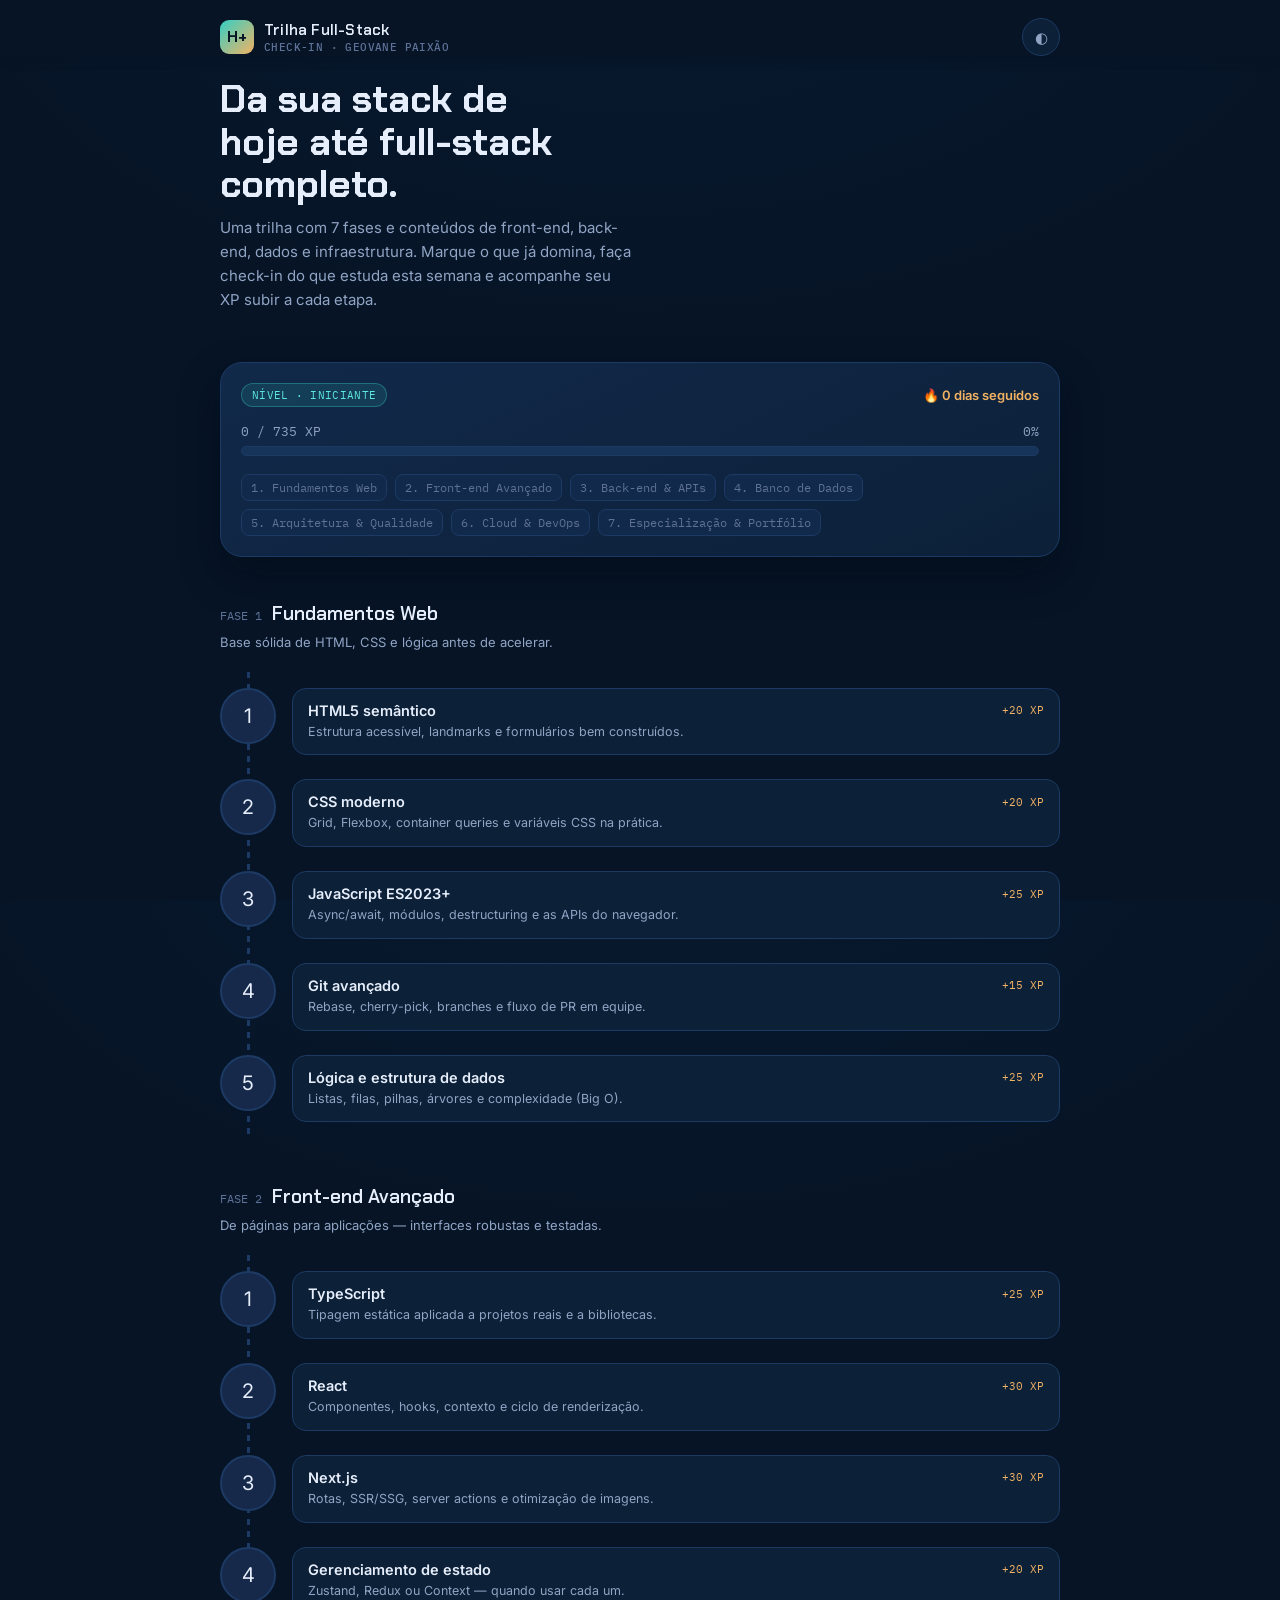
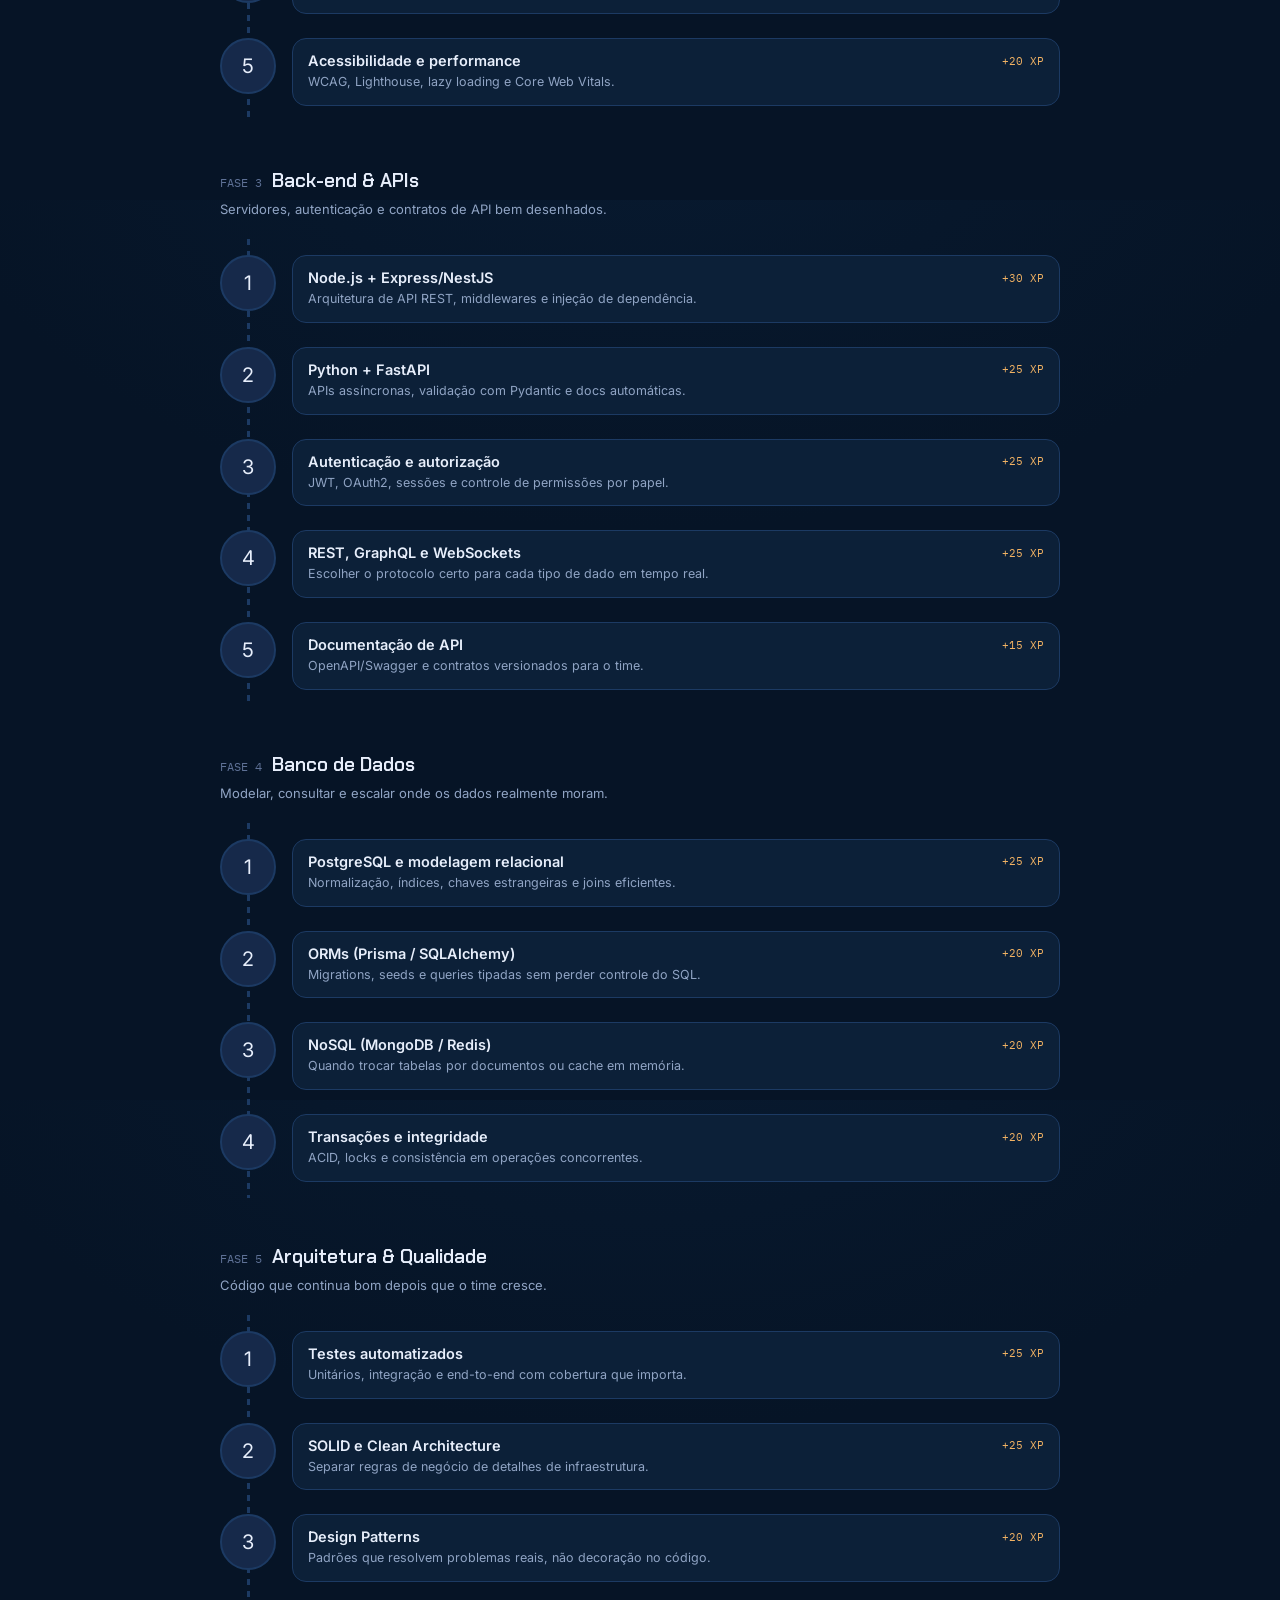
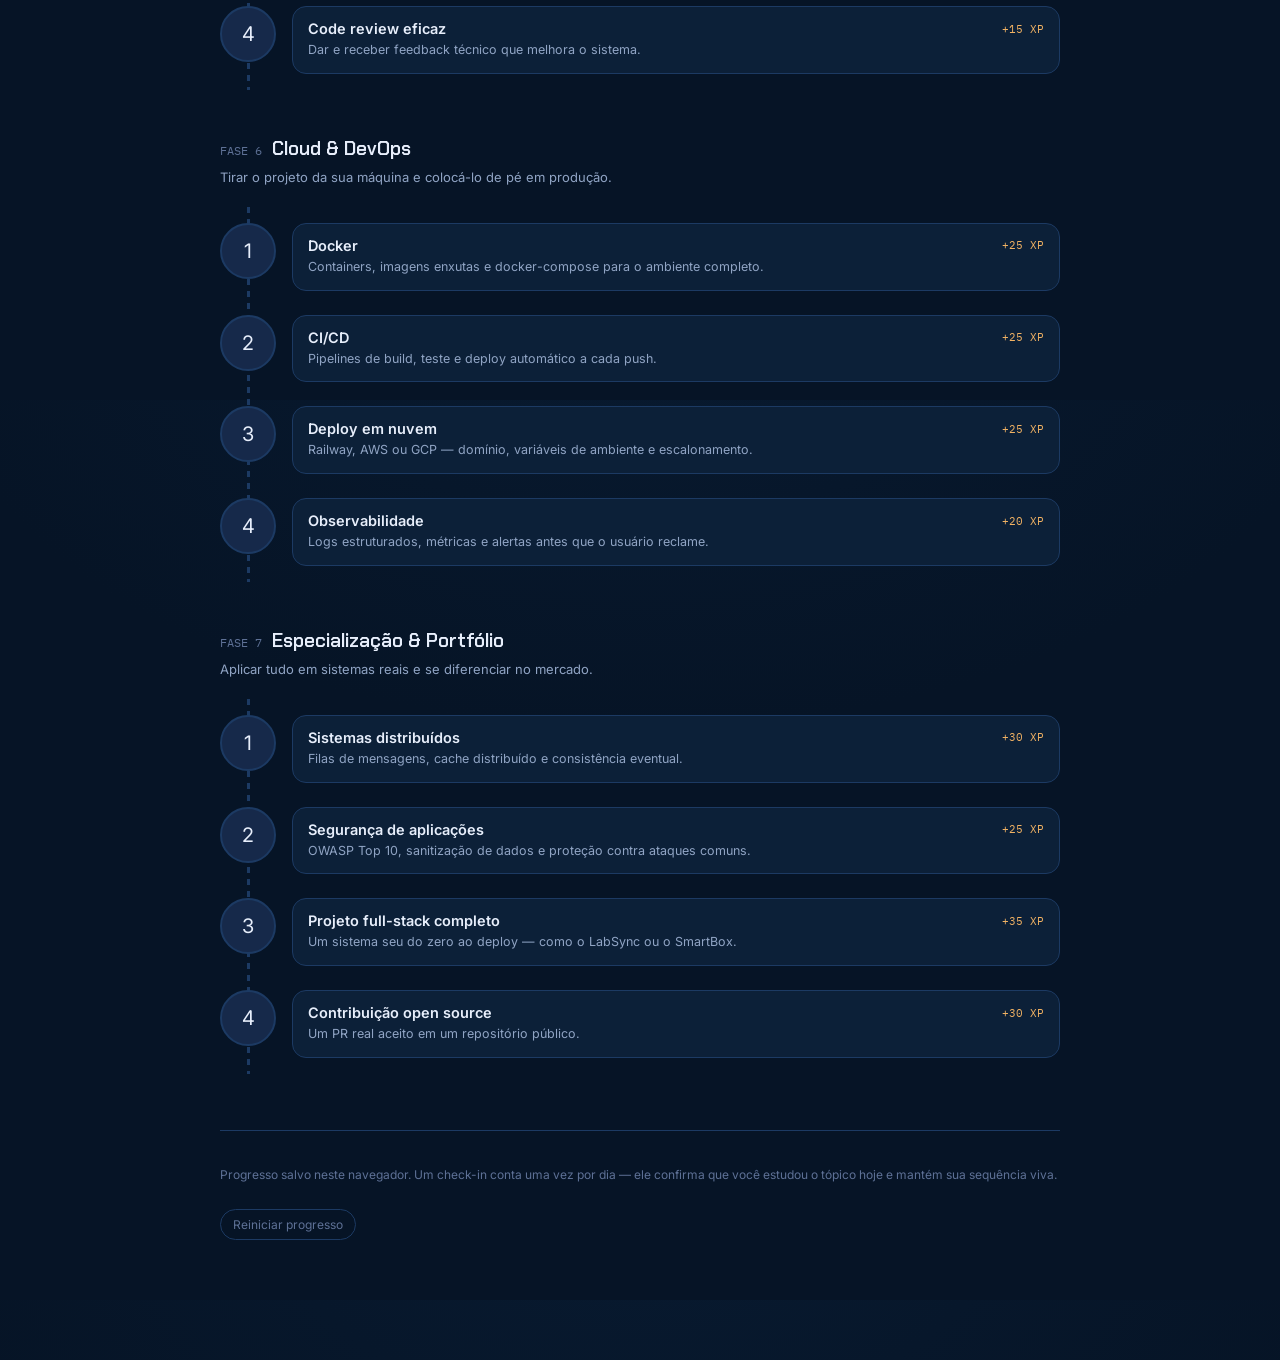
<file: index.html>
<!DOCTYPE html>
<html lang="pt-BR">
<head>
<meta charset="UTF-8">
<meta name="viewport" content="width=device-width, initial-scale=1, viewport-fit=cover">
<title>Trilha Full-Stack · Geovane Paixão</title>
<link rel="preconnect" href="https://fonts.googleapis.com">
<link rel="preconnect" href="https://fonts.gstatic.com" crossorigin>
<link href="https://fonts.googleapis.com/css2?family=Chakra+Petch:wght@500;600;700&family=Inter:wght@400;500;600;700&family=IBM+Plex+Mono:wght@500&display=swap" rel="stylesheet">
<link rel="stylesheet" href="style.css">
</head>
<body>

<header class="top">
  <div class="top-inner">
    <div class="brand">
      <div class="brand-mark">H+</div>
      <div class="brand-text">Trilha Full-Stack<small>CHECK-IN · GEOVANE PAIXÃO</small></div>
    </div>
    <button class="theme-toggle" id="themeToggle" aria-label="Alternar tema" type="button">◐</button>
  </div>
</header>

<div class="wrap">

  <section class="hero">
    <h1>Da sua stack de hoje até full-stack completo.</h1>
    <p>Uma trilha com 7 fases e conteúdos de front-end, back-end, dados e infraestrutura. Marque o que já domina, faça check-in do que estuda esta semana e acompanhe seu XP subir a cada etapa.</p>
  </section>

  <div class="status-card">
    <div class="status-row">
      <span class="level-tag" id="levelTag">NÍVEL · APRENDIZ</span>
      <span class="streak" id="streakTag">🔥 0 dias seguidos</span>
    </div>
    <div class="xp-line">
      <div class="xp-top"><span id="xpLabel">0 / 0 XP</span><span id="pctLabel">0%</span></div>
      <div class="xp-track"><div class="xp-fill" id="xpFill" style="width:0%"></div></div>
    </div>
    <div class="phase-pills" id="phasePills"></div>
  </div>

  <main class="trail-section" id="trail"></main>

  <footer>
    <p>Progresso salvo neste navegador. Um check-in conta uma vez por dia — ele confirma que você estudou o tópico hoje e mantém sua sequência viva.</p>
    <button class="reset-btn" id="resetBtn" type="button">Reiniciar progresso</button>
  </footer>
</div>

<div class="toast" id="toast">✓ Progresso salvo</div>

<script src="script.js"></script>
</body>
</html>
</file>
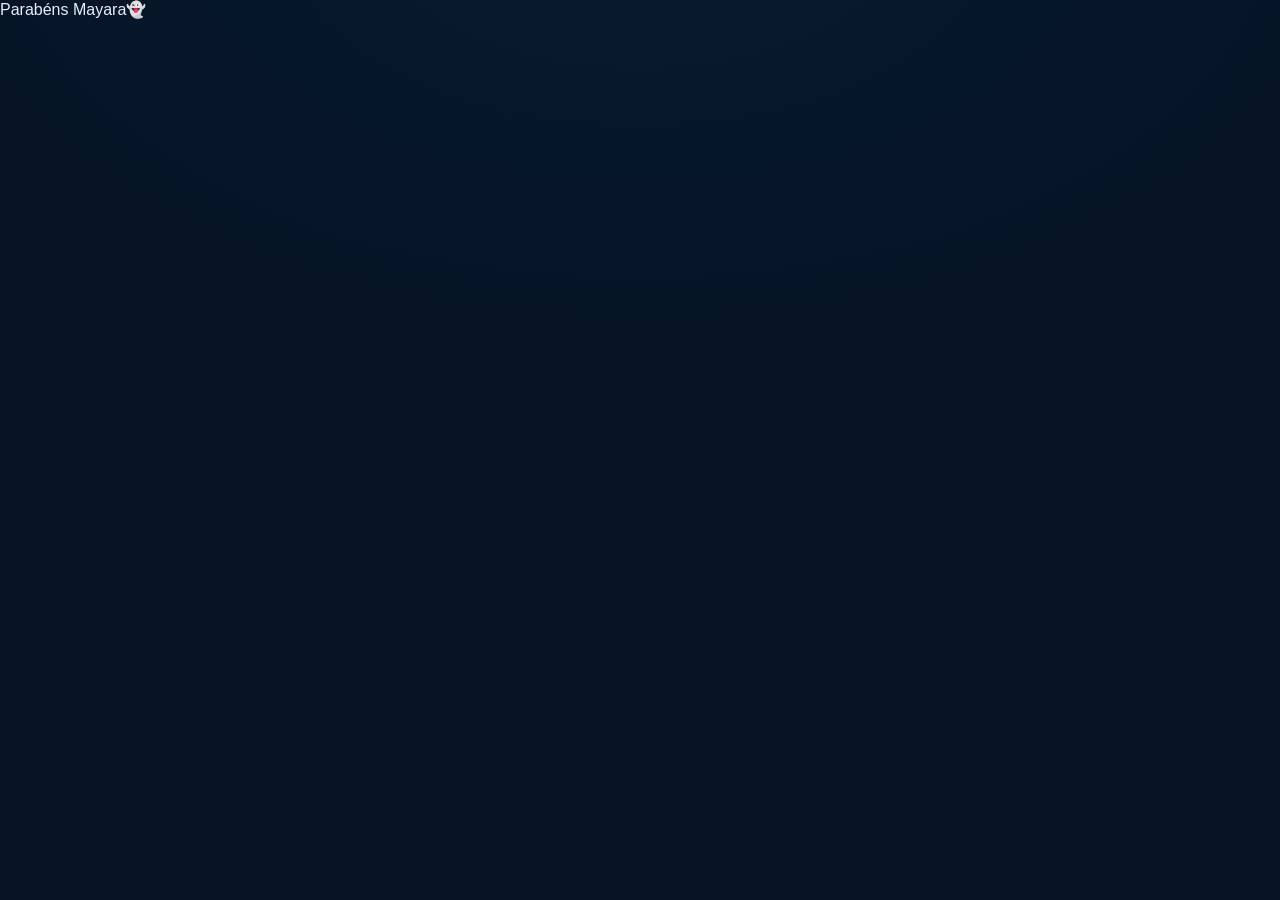
<file: mayara.html>
<!DOCTYPE html>
<html lang="en">
<head>
    <meta charset="UTF-8">
    <meta name="viewport" content="width=device-width, initial-scale=1.0">
    <title>Mayara</title>
    <link rel="stylesheet" href="style.css">
</head>
<body>
    <section>
        <div class="heart_beating">
          <div class="heart">
            <span class="shine"></span>
          </div>
          <span class="shadow"></span>
        </div>
        <span id="by">Parabéns Mayara👻</span>
      </section>
</body>
</html>
</file>
<file: style.css>
:root{
    --bg: #061426;
    --bg-2: #081a30;
    --surface: #0c2038;
    --surface-2: #11294a;
    --surface-3: #16335a;
    --line: #1c3a63;
    --text: #e7eefb;
    --text-muted: #90a4c4;
    --text-faint: #5e7196;
    --accent: #34d0c4;
    --accent-strong: #5ce8db;
    --accent-ink: #04201d;
    --amber: #f2b263;
    --amber-ink: #2a1a04;
    --danger: #ef7d7d;
    --node-locked: #16294a;
    --shadow: 0 18px 40px rgba(2,8,18,.45);
    --radius-l: 22px;
    --radius-m: 14px;
    --radius-s: 9px;
    --font-display: 'Chakra Petch', 'Inter', sans-serif;
    --font-body: 'Inter', sans-serif;
    --font-mono: 'IBM Plex Mono', monospace;
  }
  :root[data-theme="light"]{
    --bg: #eef3f9;
    --bg-2: #e4ecf6;
    --surface: #ffffff;
    --surface-2: #f2f6fb;
    --surface-3: #e6edf7;
    --line: #d3dfef;
    --text: #0b1c33;
    --text-muted: #4c6079;
    --text-faint: #8195af;
    --accent-ink: #04201d;
    --node-locked: #dce6f3;
    --shadow: 0 18px 40px rgba(20,45,80,.12);
  }
  *{box-sizing:border-box; -webkit-tap-highlight-color: transparent;}
  html{scroll-padding-top: env(safe-area-inset-top, 0px);}
  html,body{height:100%;}
  body{
    margin:0;
    background: radial-gradient(1200px 700px at 50% -10%, var(--bg-2), var(--bg) 60%);
    color: var(--text);
    font-family: var(--font-body);
    padding-top: env(safe-area-inset-top, 0px);
    padding-bottom: env(safe-area-inset-bottom, 0px);
    min-height: 100%;
  }
  ::selection{ background: var(--accent); color: var(--accent-ink); }
  a{color:inherit;}
  button{font-family:inherit; cursor:pointer;}
  :focus-visible{ outline: 2px solid var(--accent-strong); outline-offset: 3px; }
  @media (prefers-reduced-motion: reduce){
    *{ animation-duration: .001ms !important; transition-duration: .001ms !important; }
  }

  /* ---------- layout shell ---------- */
  .wrap{ max-width: 880px; margin: 0 auto; padding: 0 20px 120px; }

  header.top{
    position: sticky; top: 0; z-index: 30;
    padding-top: env(safe-area-inset-top, 0px);
    background: linear-gradient(180deg, var(--bg) 78%, transparent);
    backdrop-filter: blur(6px);
  }
  .top-inner{
    max-width: 880px; margin: 0 auto; padding: 18px 20px 14px;
    display:flex; align-items:center; justify-content:space-between; gap: 12px;
  }
  .brand{ display:flex; align-items:center; gap:10px; }
  .brand-mark{
    width: 34px; height:34px; border-radius: 9px;
    background: linear-gradient(135deg, var(--accent), var(--amber));
    display:flex; align-items:center; justify-content:center;
    font-family: var(--font-display); font-weight:700; color: var(--bg);
    font-size: 15px;
  }
  .brand-text{ font-family: var(--font-display); font-weight:600; font-size: 15px; letter-spacing:.2px; }
  .brand-text small{ display:block; font-family: var(--font-mono); font-weight:500; font-size: 10.5px; color: var(--text-faint); letter-spacing: .4px; }

  .theme-toggle{
    width: 38px; height: 38px; border-radius: 50%;
    border: 1px solid var(--line); background: var(--surface);
    color: var(--text-muted); display:flex; align-items:center; justify-content:center;
    font-size: 15px;
  }

  /* ---------- hero / status ---------- */
  .hero{ padding: 8px 0 28px; }
  .hero h1{
    font-family: var(--font-display); font-size: clamp(28px, 6vw, 38px);
    line-height: 1.12; margin: 0 0 10px; font-weight: 700; max-width: 15ch;
  }
  .hero p{ color: var(--text-muted); font-size: 15px; line-height:1.6; max-width: 46ch; margin: 0; }

  .status-card{
    margin-top: 22px;
    background: linear-gradient(155deg, var(--surface-2), var(--surface));
    border: 1px solid var(--line); border-radius: var(--radius-l);
    padding: 20px; box-shadow: var(--shadow);
    display:grid; grid-template-columns: 1fr auto; gap: 16px 20px;
  }
  .status-row{ display:flex; align-items:center; justify-content:space-between; gap: 14px; grid-column: 1 / -1; }
  .level-tag{
    font-family: var(--font-mono); font-size: 11px; color: var(--accent-strong);
    background: rgba(52,208,196,.12); border: 1px solid rgba(52,208,196,.35);
    padding: 4px 10px; border-radius: 999px; letter-spacing:.3px;
  }
  .streak{ display:flex; align-items:center; gap:6px; font-size: 13px; color: var(--amber); font-weight:600; }
  .xp-line{ grid-column: 1 / -1; }
  .xp-top{ display:flex; justify-content:space-between; font-size: 12.5px; color: var(--text-muted); margin-bottom: 7px; font-family: var(--font-mono);}
  .xp-track{ height: 10px; border-radius: 999px; background: var(--surface-3); overflow:hidden; border: 1px solid var(--line);}
  .xp-fill{ height:100%; border-radius: 999px; background: linear-gradient(90deg, var(--accent), var(--amber)); transition: width .5s cubic-bezier(.4,0,.2,1); }
  .phase-pills{ grid-column: 1/-1; display:flex; flex-wrap:wrap; gap: 8px; margin-top: 2px;}
  .pill{
    font-size: 11.5px; font-family: var(--font-mono); padding: 5px 9px; border-radius: 8px;
    border:1px solid var(--line); color: var(--text-faint); background: var(--surface-2);
  }
  .pill.done{ color: var(--accent-strong); border-color: rgba(52,208,196,.4); background: rgba(52,208,196,.08); }

  /* ---------- trail ---------- */
  .trail-section{ margin-top: 44px; position: relative; }
  .phase-heading{
    display:flex; align-items:baseline; gap:10px; margin: 46px 0 22px;
  }
  .phase-heading:first-child{ margin-top: 0; }
  .phase-num{ font-family: var(--font-mono); font-size: 12px; color: var(--text-faint); }
  .phase-title{ font-family: var(--font-display); font-size: 19px; font-weight:600; }
  .phase-sub{ color: var(--text-muted); font-size: 13px; margin: -14px 0 22px; max-width: 50ch;}

  .path{ position: relative; padding: 4px 0; }
  .path::before{
    content:""; position:absolute; left: 27px; top: 0; bottom: 0; width: 3px;
    background: repeating-linear-gradient(var(--line), var(--line) 6px, transparent 6px, transparent 12px);
    z-index: 0;
  }
  .node{
    position: relative; z-index: 1; display:flex; gap: 16px; align-items:flex-start;
    padding: 12px 0; text-align:left; background:none; border:none; width:100%;
    color: inherit; border-radius: var(--radius-m);
  }
  .node:hover .node-body{ border-color: var(--accent); }
  .node-dot{
    flex: 0 0 auto; width: 56px; height: 56px; border-radius: 50%;
    display:flex; align-items:center; justify-content:center;
    background: var(--node-locked); border: 2px solid var(--line);
    font-size: 20px; transition: transform .2s ease, background .2s ease, border-color .2s ease;
  }
  .node[data-done="true"] .node-dot{
    background: linear-gradient(155deg, var(--accent), #22a89e);
    border-color: var(--accent); color: var(--accent-ink);
  }
  .node:active .node-dot{ transform: scale(.93); }
  .node-body{
    flex:1; min-width:0; padding: 13px 15px; border-radius: var(--radius-m);
    border: 1px solid var(--line); background: var(--surface);
    transition: border-color .2s ease;
  }
  .node-top{ display:flex; align-items:center; justify-content:space-between; gap:10px;}
  .node-title{ font-weight:600; font-size: 14.5px; }
  .node[data-done="true"] .node-title{ color: var(--accent-strong); }
  .xp-chip{ font-family: var(--font-mono); font-size: 10.5px; color: var(--amber); white-space:nowrap; }
  .node-desc{ color: var(--text-muted); font-size: 12.5px; line-height:1.5; margin-top: 4px; }
  .node[data-done="true"] .node-desc{ color: var(--text-faint); }

  /* ---------- toast ---------- */
  .toast{
    position: fixed; left: 50%; bottom: calc(24px + env(safe-area-inset-bottom, 0px));
    transform: translateX(-50%) translateY(20px); opacity:0;
    background: var(--surface-2); border: 1px solid var(--accent); color: var(--text);
    padding: 11px 18px; border-radius: 999px; font-size: 13px; font-weight:600;
    box-shadow: var(--shadow); pointer-events:none; transition: opacity .25s ease, transform .25s ease;
    z-index: 50; display:flex; align-items:center; gap:8px;
  }
  .toast.show{ opacity:1; transform: translateX(-50%) translateY(0); }

  footer{ margin-top: 56px; padding-top: 22px; border-top: 1px solid var(--line); }
  footer p{ color: var(--text-faint); font-size: 12px; line-height:1.7; }
  .reset-btn{
    margin-top: 12px; font-size: 12px; color: var(--text-faint); background:none;
    border: 1px solid var(--line); padding: 7px 12px; border-radius: 999px;
  }
  .reset-btn:hover{ color: var(--danger); border-color: var(--danger); }

  @media (max-width: 460px){
    .node-dot{ width:48px; height:48px; font-size:17px; }
    .path::before{ left: 23px; }
  }
</file>
